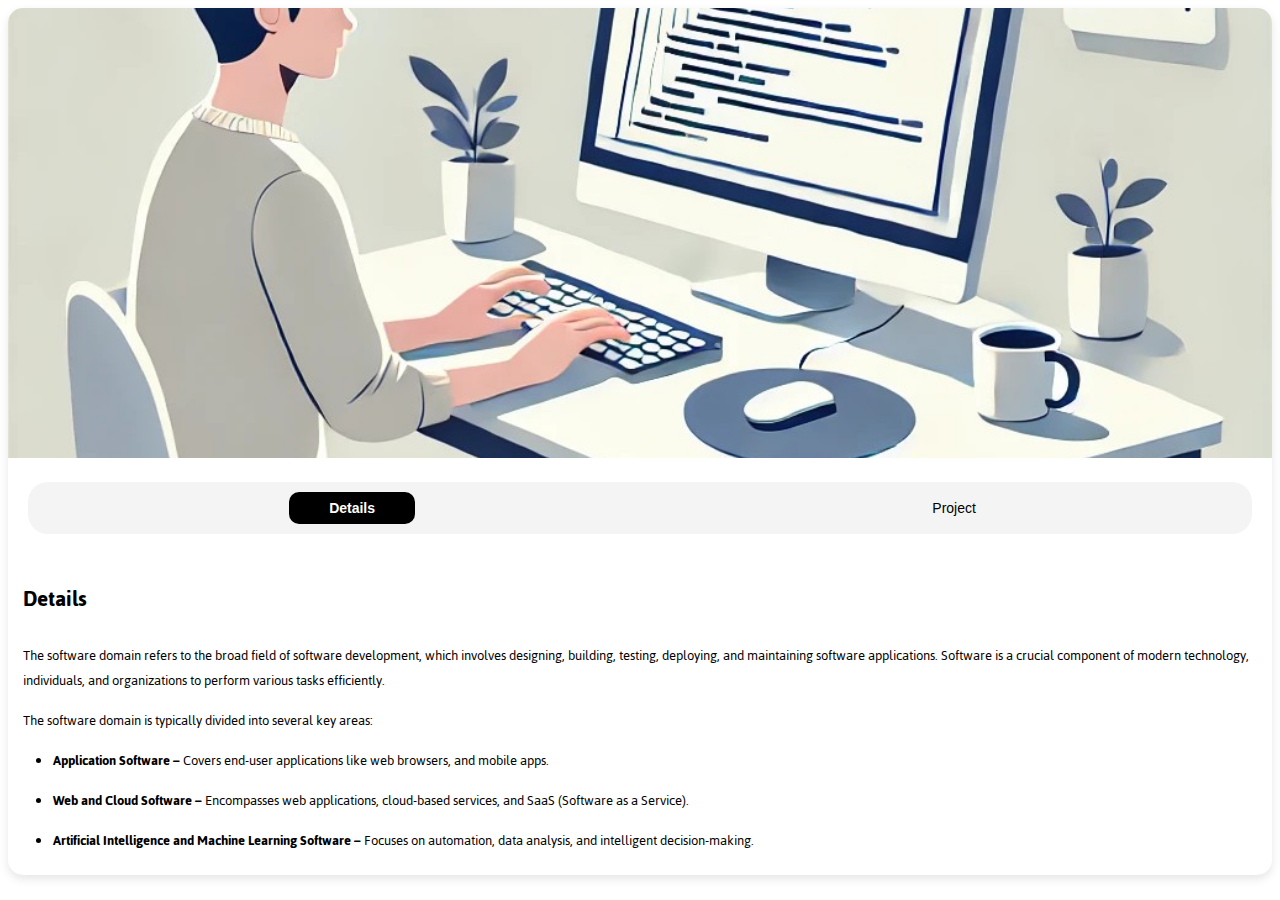
<file: Software Detail/index.html>
<!DOCTYPE html>
<html lang="en">
<head>
    <meta charset="UTF-8">
    <meta name="viewport" content="width=device-width, initial-scale=1.0">
    <title>Software Dept.</title>
    <link rel="stylesheet" href="index.css">
    <link rel="preconnect" href="https://fonts.googleapis.com">
<link rel="preconnect" href="https://fonts.gstatic.com" crossorigin>
<link href="https://fonts.googleapis.com/css2?family=Jaldi:wght@400;700&display=swap" rel="stylesheet">
<link rel="stylesheet" href="https://cdnjs.cloudflare.com/ajax/libs/font-awesome/6.7.2/css/all.min.css" integrity="sha512-Evv84Mr4kqVGRNSgIGL/F/aIDqQb7xQ2vcrdIwxfjThSH8CSR7PBEakCr51Ck+w+/U6swU2Im1vVX0SVk9ABhg==" crossorigin="anonymous" referrerpolicy="no-referrer" />
</head>
<body>
    <div class="card">
        <div class="card-header"> 
            <!-- Header thumbnail -->
            <img src="../src/images/Software_domain.jpg" alt="Header Image">
             <!-- <a href="../ContactMe/abey.html" class="contact-btn"><i style="font-size:30px; color:white " class="fa-solid fa-paper-plane"></i></a> -->
        </div>
        <div class="tabs">
            <button class="tab active" onclick="showTab('details')">Details</button>
            <!-- <button class="tab" onclick="showTab('timeline')">Techinical Requirement</button> -->
            <button class="tab" onclick="showTab('reviews')">Project</button>
        </div>
        <div class="card-content">
            <div id="details" class="tab-content active">
                <h3>Details</h3>
                <p>The software domain refers to the broad field of software development, which involves designing, building, testing, deploying, and maintaining software applications. Software is a crucial component of modern technology, individuals, and organizations to perform various tasks efficiently.</p>
                <p>The software domain is typically divided into several key areas:</p>
                <ul>
                    <li><p><b>Application Software – </b>Covers end-user applications like web browsers, and mobile apps.</p></li>
                    <li><p><b>Web and Cloud Software – </b>Encompasses web applications, cloud-based services, and SaaS (Software as a Service).</p></li>
                    <li><p><b>Artificial Intelligence and Machine Learning Software – </b>Focuses on automation, data analysis, and intelligent decision-making.</p></li>
                </ul>               
                <h4>Pre requirement</h4>
                <ul>
                    <li>HTML</li>
                    <li>CSS</li>
                    <li>JS</li>
                    <li>JS</li>
                </ul>
                <a href="../ContactMe/abey.html" class="contact-btn"><i class="fa-solid fa-envelope"></i><span>Contact Us</span></a><br>
            </div>
            <!-- <div id="timeline" class="tab-content">
                <h3>Time Line</h3>
                <div
                style="height: 300px;float: left;padding: 1px;background-color: #444444;margin-left: 20px;"
                ></div>
                <div id="timeLine">
                    <h5>React Native</h5>
                    <p>We use frame work react native for creating the client side UI of the application. </p>
                </div>
                <div id="timeLine">
                    <h5>Node JS</h5>
                    <p>It is used for creating the backend of the application</p>
                </div>
                <div id="timeLine">
                    <h5>SQL</h5>
                    <p>It is used for storing the data in tabular format</p>
                </div>
                <div id="timeLine">
                    <h5>Node JS</h5>
                    <p>It is used for creating the backend of the application</p>
                </div>
                <a href="../ContactMe/abey.html" class="contact-btn"><i class="fa-solid fa-envelope"></i><span>Contact Us</span></a><br>
            </div> -->
            <div id="reviews" class="tab-content">
                <h3>Projects!!</h3>
                <div id="block">
                    <div id="left">
                        <img src="../ProjectImage/ContactUs.png" alt="Loading">
                    </div>
                    <div id="right">
                        <h5>New Leap Labs Website Development</h5>
                        <p>Revamping the current design of the New Leap Labs website to showcase achievements, ongoing projects, and member details. This update aims to improve accessibility, and user experience, ensuring that all lab-related activities are well-documented and easily navigable..</p>
                    </div>
                </div>
                <div id="block">
                    <div id="left">
                        <img src="../ProjectImage/crownClub.png" alt="Loading">
                    </div>
                    <div id="right">
                        <h5>CROWN (Club for Radio Operations and Wireless Network) Website Development </h5>
                        <p>Creating an informative platform for CROWN, a club dedicated to amateur radio communication, RF engineering, and wireless networking. The website will feature details about club activities, technical resources, and student engagement opportunities to promote hands-on learning in radio technology.</p>
                    </div>
                </div>
                <div id="block">
                    <div id="left">
                        <img src="../ProjectImage/crownClub.png" alt="Loading">
                    </div>
                    <div id="right">
                        <h5>Interview Forms Website Development for Students  </h5>
                        <p>Designing an interactive platform where students can access domain-specific information about New Leap Labs, explore ongoing projects, and submit their details through structured interview forms. This system streamlines the student selection process while providing insights into various technological domains.</p>
                    </div>
                </div>
                <div id="block">
                    <div id="left">
                        <img src="../ProjectImage/crownClub.png" alt="Loading">
                    </div>
                    <div id="right">
                        <h5>Dashboard Development for NestVerse (Internship Project) </h5>
                        <p>Building a comprehensive dashboard for NestVerse, a company specializing in virtual walkthroughs and experience centers for marketing. The dashboard will enhance data visualization, streamline project management, and optimize user interaction with immersive virtual experiences.</p>
                    </div>
                </div>
                <a href="../ContactMe/abey.html" class="contact-btn"><i class="fa-solid fa-envelope"></i><span>Fill Form Here!!</span></a><br>
            </div>
        </div>
    </div>
    <script src="index.js"></script>
</body>
</html>
</file>
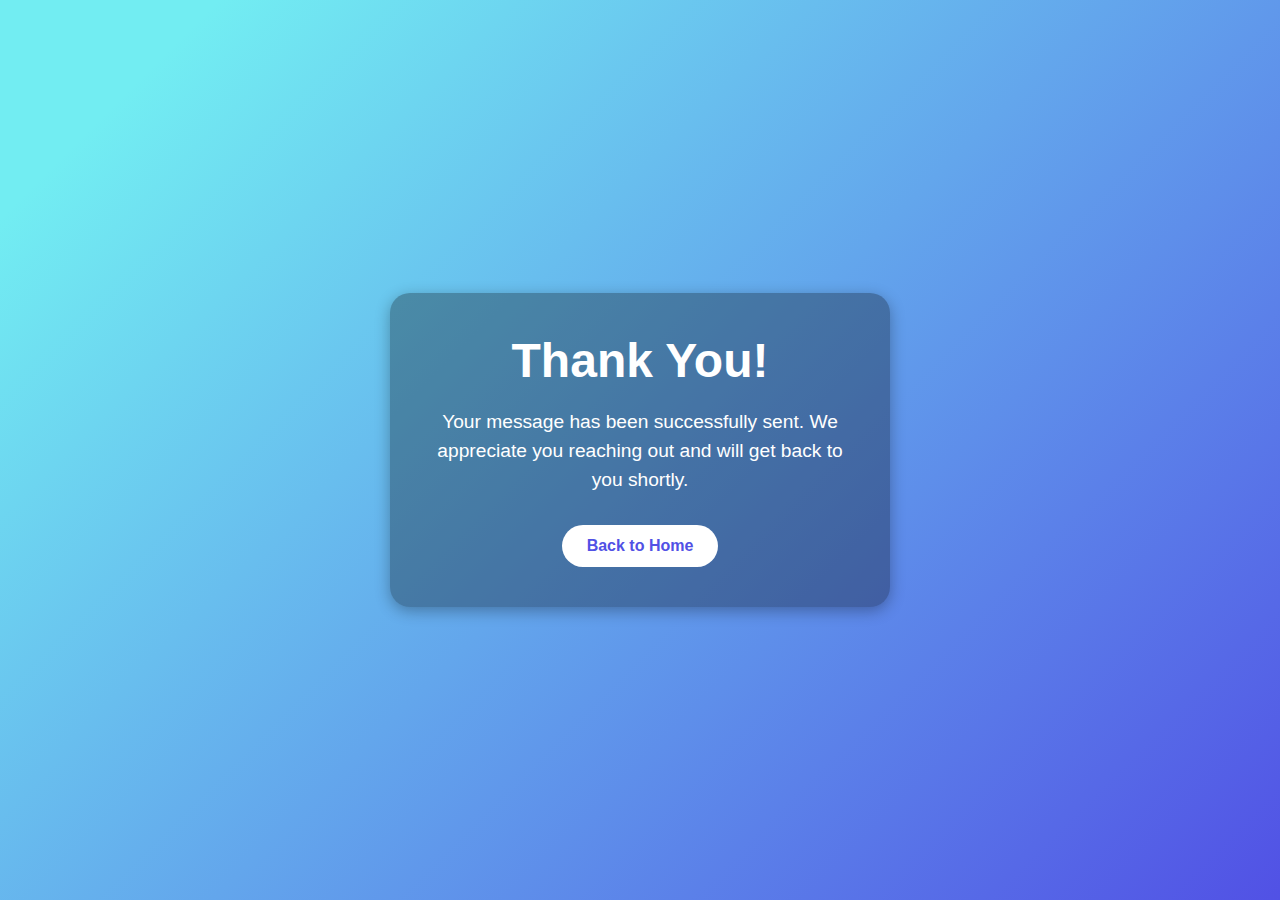
<file: ThankyouPage/th.html>
<!DOCTYPE html>
<html lang="en">
<head>
  <meta charset="UTF-8">
  <meta name="viewport" content="width=device-width, initial-scale=1">
  <title>Thank You!</title>
  <style>
    /* Reset and Base Styles */
    * {
      margin: 0;
      padding: 0;
      box-sizing: border-box;
    }
    body {
      font-family: 'Arial', sans-serif;
      background: linear-gradient(135deg, #72EDF2 10%, #5151E5 100%);
      color: #fff;
      display: flex;
      align-items: center;
      justify-content: center;
      min-height: 100vh;
      text-align: center;
      padding: 20px;
    }
    /* Container Styles */
    .thankyou-container {
      background: rgba(0, 0, 0, 0.3);
      padding: 40px 30px;
      border-radius: 20px;
      box-shadow: 0 4px 15px rgba(0, 0, 0, 0.3);
      max-width: 500px;
      width: 100%;
      animation: fadeIn 1.2s ease-out;
    }
    /* Heading Styles */
    .thankyou-container h1 {
      font-size: 3em;
      margin-bottom: 20px;
      animation: slideDown 1s ease;
    }
    .thankyou-container p {
      font-size: 1.2em;
      margin-bottom: 30px;
      line-height: 1.5;
      animation: slideUp 1s ease;
    }
    /* Button Styles */
    .thankyou-container a {
      display: inline-block;
      text-decoration: none;
      color: #5151E5;
      background-color: #fff;
      padding: 12px 25px;
      border-radius: 50px;
      font-weight: bold;
      transition: background-color 0.3s ease, color 0.3s ease;
    }
    .thankyou-container a:hover {
      background-color: #e3e3e3;
      color: #5151E5;
    }
    /* Animations */
    @keyframes fadeIn {
      from { opacity: 0; }
      to { opacity: 1; }
    }
    @keyframes slideDown {
      from { opacity: 0; transform: translateY(-20px); }
      to { opacity: 1; transform: translateY(0); }
    }
    @keyframes slideUp {
      from { opacity: 0; transform: translateY(20px); }
      to { opacity: 1; transform: translateY(0); }
    }
    /* Responsive Adjustments */
    @media (max-width: 480px) {
      .thankyou-container {
        padding: 30px 20px;
      }
      .thankyou-container h1 {
        font-size: 2.5em;
      }
      .thankyou-container p {
        font-size: 1em;
      }
    }
  </style>
</head>
<body>
  <div class="thankyou-container">
    <h1>Thank You!</h1>
    <p>Your message has been successfully sent. We appreciate you reaching out and will get back to you shortly.</p>
    <a href="../index.html">Back to Home</a>
  </div>
</body>
</html>
</file>
<file: Software Detail/index.css>
.card {
  width: 100%;
  background: white;
  border-radius: 15px;
  overflow: hidden;
  box-shadow: 0px 4px 10px rgba(0, 0, 0, 0.1);
}



.card-header {
  position: relative;
}

.card-header img {
  width: 100%;
  height: 50vh;
  object-fit: cover;
}

.contact-btn {
  display: flex;
  align-items: center;
  justify-content: center;
  /* position: static; */
  background: black;
  color: white;
  padding: 8px;
  border: 0px;
  border-radius: 10px;
  text-decoration: none;
  font-family: "Inter", sans-serif;
  width: 330px;
  margin-left: auto;
  margin-right: auto;
  margin-top: 30px;
}

.contact-btn span {
  color: white;
  background-color: black;
  margin-left: 8px;
}
.tabs {
  display: flex;
  justify-content: space-around;
  background: #f4f4f4;
  padding: 10px;
  height: 3.5vh;
  margin: 20px;
  border-radius: 20px;
}

.tab {
  background: transparent;
  border: none;
  font-size: 14px;
  padding: 0px 15px;

  cursor: pointer;
}

.tab.active {
  font-weight: bold;
  background: black;
  color: white;
  padding: 6px 40px;
  border-radius: 10px;
}

.card-content {
  padding: 15px;
  padding-top: 0px;
  overflow-y: scroll;
  height: 34vh;
}

.tab-content {
  display: none;
  /* overflow-y: scroll; */
  height: 40vh;
}

.tab-content.active {
  display: block;
}
h3 {
  font-family: "Jaldi", sans-serif;
  font-size: 24px;
}
h4 {
  font-family: "Jaldi", sans-serif;
  font-size: 16px;
}
p {
  font-family: "Jaldi", sans-serif;
  font-size: 15px;
}
ul li {
  font-family: "Jaldi", sans-serif;
}
ul {
  margin-left: -10px;
  font-size: 14px;
}
#timeLine {
  background-color: #ededed;
  display: flex;
  flex-direction: column;
  padding: 5px;
  width: 300px;
  border-radius: 10px;
  margin-left: 30px;
  margin-bottom: 10px;
}
#timeLine p {
  padding: 0px;
  margin: 2px;
  margin-bottom: 0px;
  font-size: 12px;
  font-family: "Jaldi", sans-serif;
}
#timeLine h5 {
  padding: 0px;
  margin: 2px;
  font-family: "Jaldi", sans-serif;
}
#block {
  background-color: #ededed;
  /* padding: 5px; */
  border-radius: 10px;
  display: flex;
  flex-direction: column;
  margin-bottom: 15px;
}
#block p {
  padding: 0px;
  margin: 0px;
  margin-left: 2px;
  font-family: "Jaldi", sans-serif;
  font-size: 16px;
}
#block h5 {
  padding: 0px;
  margin: 2px;
  font-family: "Jaldi", sans-serif;
  font-size: 18px;
}
#block #left {
  width: 100%;
}

#block #left img {
  width: 100%;
  height: 200px;
  border-top-left-radius: 10px;
  border-top-right-radius: 10px;
}
#block #right {
  width: 93%;
  /* margin-left: 10px; */
  padding: 10px;
}
</file>
